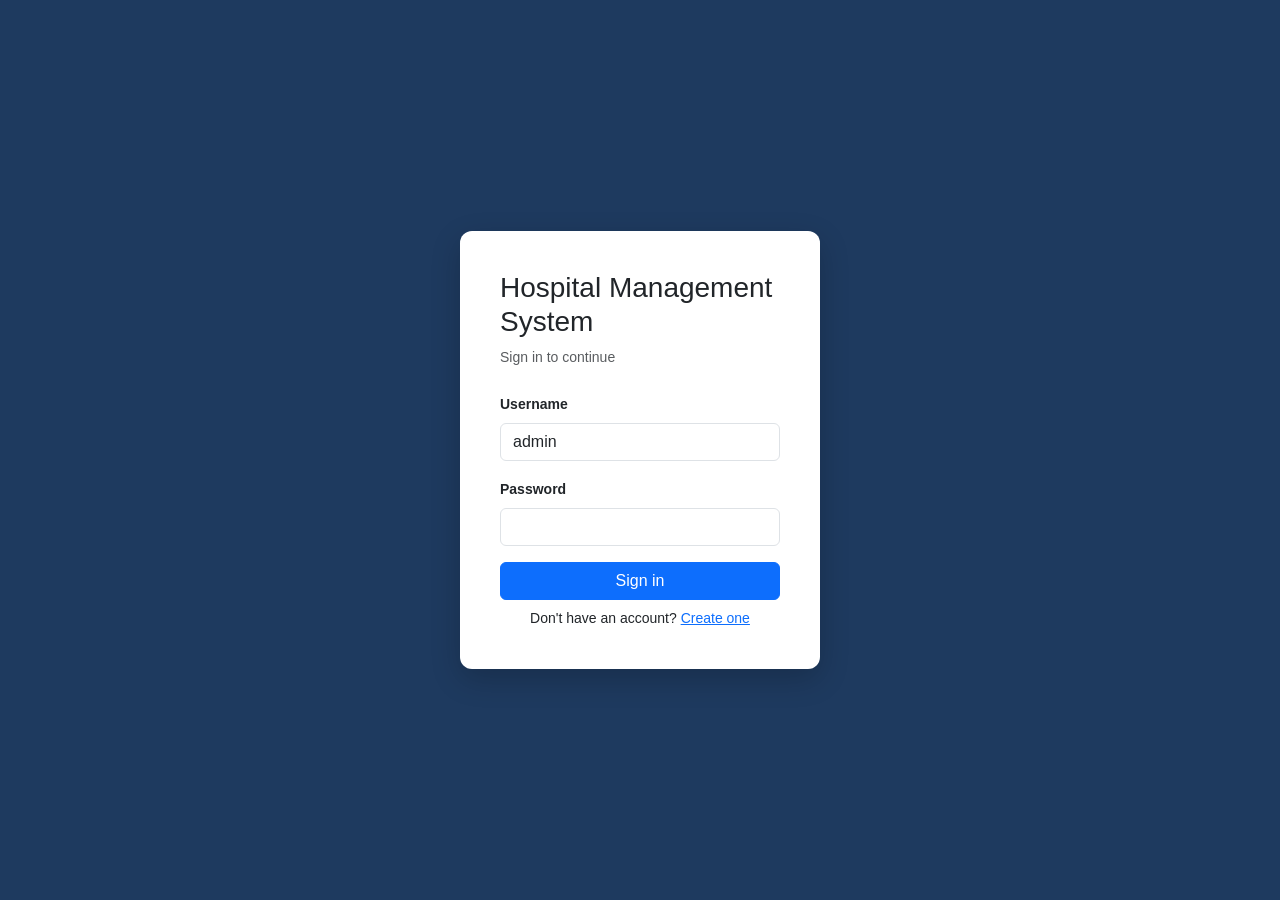
<file: hms-simple/frontend/index.html>
<!doctype html>
<html lang="en">
<head>
<meta charset="UTF-8" />
<title>Hospital Management System</title>
</head>
<body>
<script>
  // Simple entry point: send logged-in users to the dashboard,
  // everyone else to the login page.
  if (localStorage.getItem("token")) {
    window.location.href = "dashboard.html";
  } else {
    window.location.href = "login.html";
  }
</script>
<noscript>
  <p>JavaScript is required. Please open <a href="login.html">login.html</a> directly.</p>
</noscript>
</body>
</html>
</file>
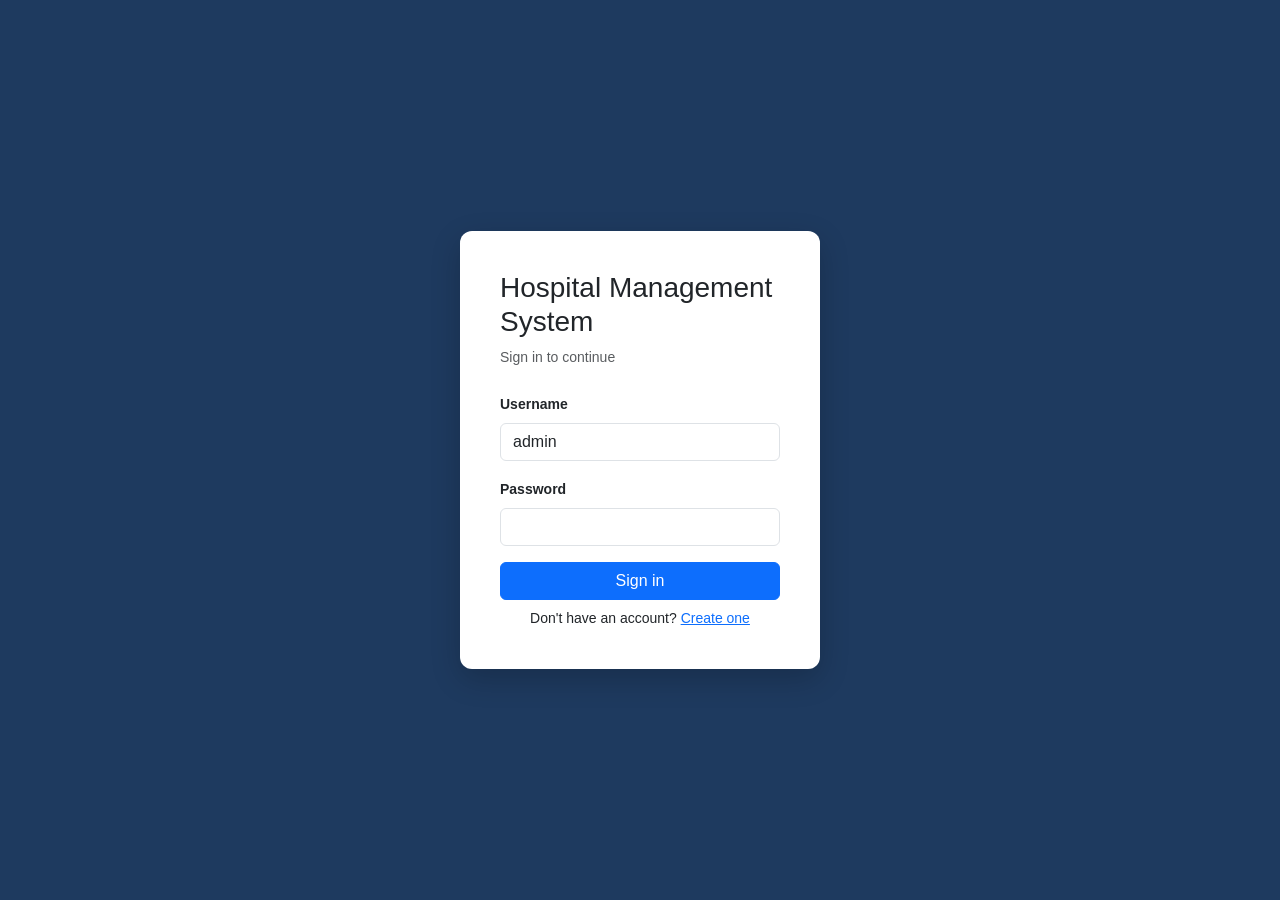
<file: hms-simple/frontend/login.html>
<!doctype html>
<html lang="en">
<head>
<meta charset="UTF-8" />
<meta name="viewport" content="width=device-width, initial-scale=1.0" />
<title>Login - Hospital Management System</title>
<link href="https://cdn.jsdelivr.net/npm/bootstrap@5.3.3/dist/css/bootstrap.min.css" rel="stylesheet">
<link href="css/style.css" rel="stylesheet">
</head>
<body>

<div class="auth-wrapper">
  <div class="auth-box">
    <h3> Hospital Management System</h3>
    <p class="text-muted small mb-4">Sign in to continue</p>

    <div id="errorBox" class="alert alert-danger py-2 d-none"></div>

    <form id="loginForm">
      <div class="mb-3">
        <label class="form-label small fw-bold">Username</label>
        <input type="text" class="form-control" id="username" value="admin" required>
      </div>
      <div class="mb-3">
        <label class="form-label small fw-bold">Password</label>
        <input type="password" class="form-control" id="password" required>
      </div>
      <button type="submit" class="btn btn-primary w-100" id="loginBtn">Sign in</button>
    </form>

    <!-- <p class="text-muted small mt-3 mb-0">
      Default admin: <strong>admin / Admin@123</strong> (change after first login)
    </p> -->
    <p class="text-center small mt-2 mb-0">
      Don't have an account? <a href="register.html">Create one</a>
    </p>
  </div>
</div>

<script src="js/api.js"></script>
<script>
  // If already logged in, skip straight to the dashboard.
  if (localStorage.getItem("token")) {
    window.location.href = "dashboard.html";
  }

  const form = document.getElementById("loginForm");
  const errorBox = document.getElementById("errorBox");
  const loginBtn = document.getElementById("loginBtn");

  form.addEventListener("submit", async (e) => {
    e.preventDefault();
    errorBox.classList.add("d-none");
    loginBtn.disabled = true;
    loginBtn.textContent = "Signing in...";

    const username = document.getElementById("username").value;
    const password = document.getElementById("password").value;

    try {
      const data = await apiRequest("/auth/login", { method: "POST", body: { username, password } });
      localStorage.setItem("token", data.token);
      localStorage.setItem("user", JSON.stringify(data));
      window.location.href = "dashboard.html";
    } catch (err) {
      errorBox.textContent = err.message || "Invalid username or password";
      errorBox.classList.remove("d-none");
    } finally {
      loginBtn.disabled = false;
      loginBtn.textContent = "Sign in";
    }
  });
</script>
</body>
</html>
</file>
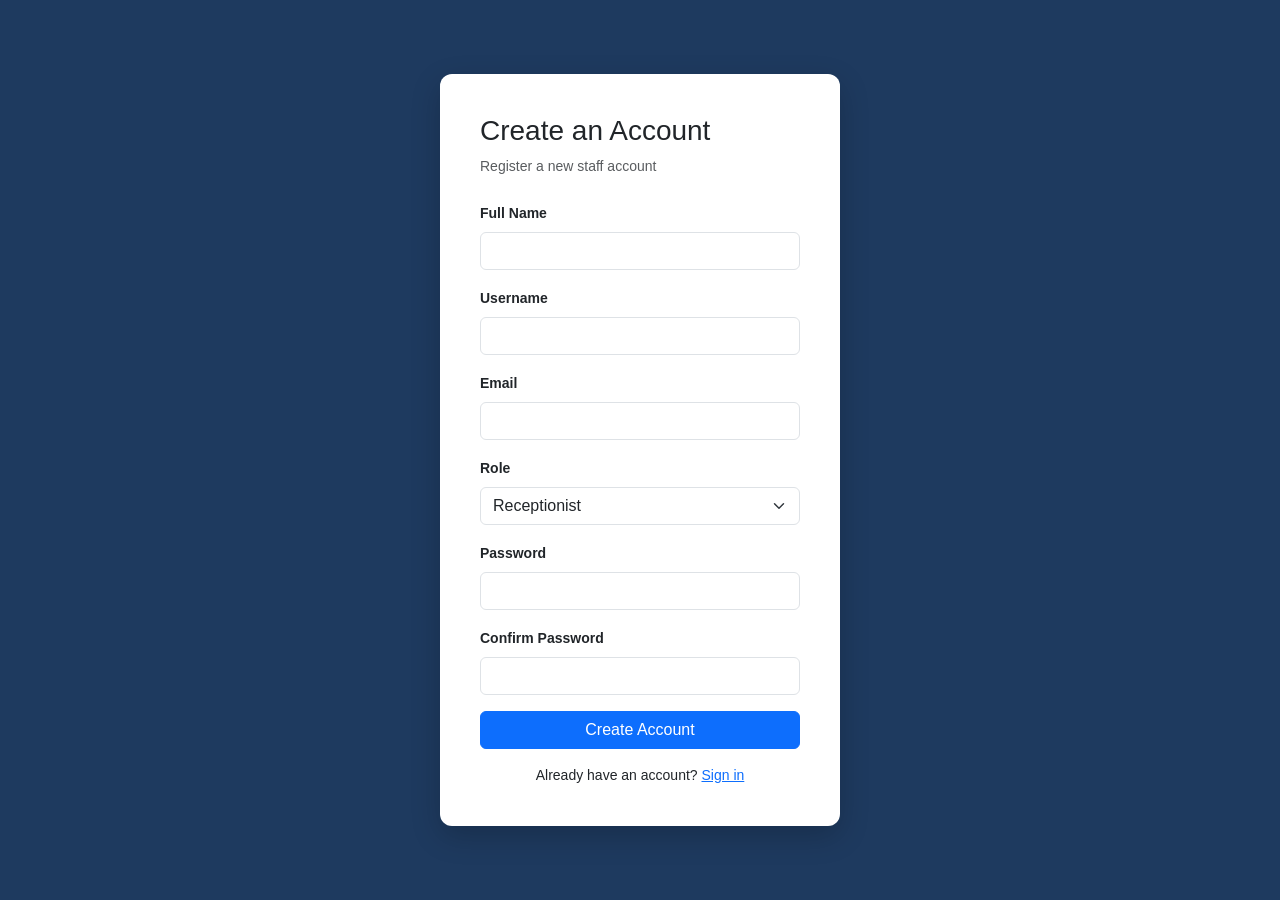
<file: hms-simple/frontend/register.html>
<!doctype html>
<html lang="en">
<head>
<meta charset="UTF-8" />
<meta name="viewport" content="width=device-width, initial-scale=1.0" />
<title>Register - Hospital Management System</title>
<link href="https://cdn.jsdelivr.net/npm/bootstrap@5.3.3/dist/css/bootstrap.min.css" rel="stylesheet">
<link href="css/style.css" rel="stylesheet">
</head>
<body>

<div class="auth-wrapper">
  <div class="auth-box" style="width:400px;">
    <h3>Create an Account</h3>
    <p class="text-muted small mb-4">Register a new staff account</p>

    <div id="errorBox" class="alert alert-danger py-2 d-none"></div>
    <div id="successBox" class="alert alert-success py-2 d-none"></div>

    <form id="registerForm">
      <div class="mb-3">
        <label class="form-label small fw-bold">Full Name</label>
        <input type="text" class="form-control" id="fullName" required>
      </div>
      <div class="mb-3">
        <label class="form-label small fw-bold">Username</label>
        <input type="text" class="form-control" id="username" required>
      </div>
      <div class="mb-3">
        <label class="form-label small fw-bold">Email</label>
        <input type="email" class="form-control" id="email" required>
      </div>
      <div class="mb-3">
        <label class="form-label small fw-bold">Role</label>
        <select class="form-select" id="role">
          <option value="ROLE_RECEPTIONIST">Receptionist</option>
          <option value="ROLE_DOCTOR">Doctor</option>
          <option value="ROLE_ADMIN">Admin</option>
        </select>
      </div>
      <div class="mb-3">
        <label class="form-label small fw-bold">Password</label>
        <input type="password" class="form-control" id="password" required>
      </div>
      <div class="mb-3">
        <label class="form-label small fw-bold">Confirm Password</label>
        <input type="password" class="form-control" id="confirmPassword" required>
      </div>
      <button type="submit" class="btn btn-primary w-100" id="registerBtn">Create Account</button>
    </form>

    <p class="text-center small mt-3 mb-0">
      Already have an account? <a href="login.html">Sign in</a>
    </p>
  </div>
</div>

<script src="js/api.js"></script>
<script>
  const form = document.getElementById("registerForm");
  const errorBox = document.getElementById("errorBox");
  const successBox = document.getElementById("successBox");
  const registerBtn = document.getElementById("registerBtn");

  form.addEventListener("submit", async (e) => {
    e.preventDefault();
    errorBox.classList.add("d-none");
    successBox.classList.add("d-none");

    const password = document.getElementById("password").value;
    const confirmPassword = document.getElementById("confirmPassword").value;

    if (password !== confirmPassword) {
      errorBox.textContent = "Passwords do not match";
      errorBox.classList.remove("d-none");
      return;
    }
    if (password.length < 6) {
      errorBox.textContent = "Password must be at least 6 characters";
      errorBox.classList.remove("d-none");
      return;
    }

    registerBtn.disabled = true;
    registerBtn.textContent = "Creating account...";

    try {
      await apiRequest("/auth/register", {
        method: "POST",
        body: {
          fullName: document.getElementById("fullName").value,
          username: document.getElementById("username").value,
          email: document.getElementById("email").value,
          password: password,
          roles: [document.getElementById("role").value],
        },
      });
      successBox.textContent = "Account created! Redirecting to login...";
      successBox.classList.remove("d-none");
      setTimeout(() => { window.location.href = "login.html"; }, 1200);
    } catch (err) {
      errorBox.textContent = err.message || "Registration failed";
      errorBox.classList.remove("d-none");
    } finally {
      registerBtn.disabled = false;
      registerBtn.textContent = "Create Account";
    }
  });
</script>
</body>
</html>
</file>
<file: hms-simple/frontend/css/style.css>
body {
  background: #f4f6f9;
  font-family: 'Segoe UI', Roboto, Arial, sans-serif;
}

/* ---------- Login / Register ---------- */
.auth-wrapper {
  min-height: 100vh;
  display: flex;
  align-items: center;
  justify-content: center;
  background: #1e3a5f;
}
.auth-box {
  background: #fff;
  border-radius: 12px;
  padding: 40px;
  width: 360px;
  box-shadow: 0 10px 30px rgba(0,0,0,0.2);
}

/* ---------- App shell (sidebar + content) ---------- */
.app-shell { display: flex; min-height: 100vh; }
.sidebar {
  width: 220px;
  background: #1e3a5f;
  color: #fff;
  flex-shrink: 0;
  padding-top: 20px;
}
.sidebar h4 { text-align: center; margin-bottom: 30px; }
.sidebar .nav-link {
  color: #cbd5e1;
  padding: 12px 24px;
  border-radius: 0;
  font-size: 14px;
}
.sidebar .nav-link:hover,
.sidebar .nav-link.active {
  background: #274b73;
  color: #fff;
}
.main-content { flex: 1; padding: 24px 32px; }
.topbar {
  display: flex;
  justify-content: space-between;
  align-items: center;
  margin-bottom: 24px;
}

/* ---------- Cards / stats ---------- */
.stat-card .num { font-size: 26px; font-weight: 700; color: #1e3a5f; }
.stat-card .label { font-size: 13px; color: #6b7280; }

/* ---------- badges ---------- */
.badge-scheduled { background: #dbeafe; color: #1d4ed8; }
.badge-completed { background: #dcfce7; color: #15803d; }
.badge-cancelled { background: #fee2e2; color: #b91c1c; }
.badge-pending   { background: #fef3c7; color: #b45309; }
.badge-paid      { background: #dcfce7; color: #15803d; }

.table td, .table th { vertical-align: middle; font-size: 14px; }
</file>
